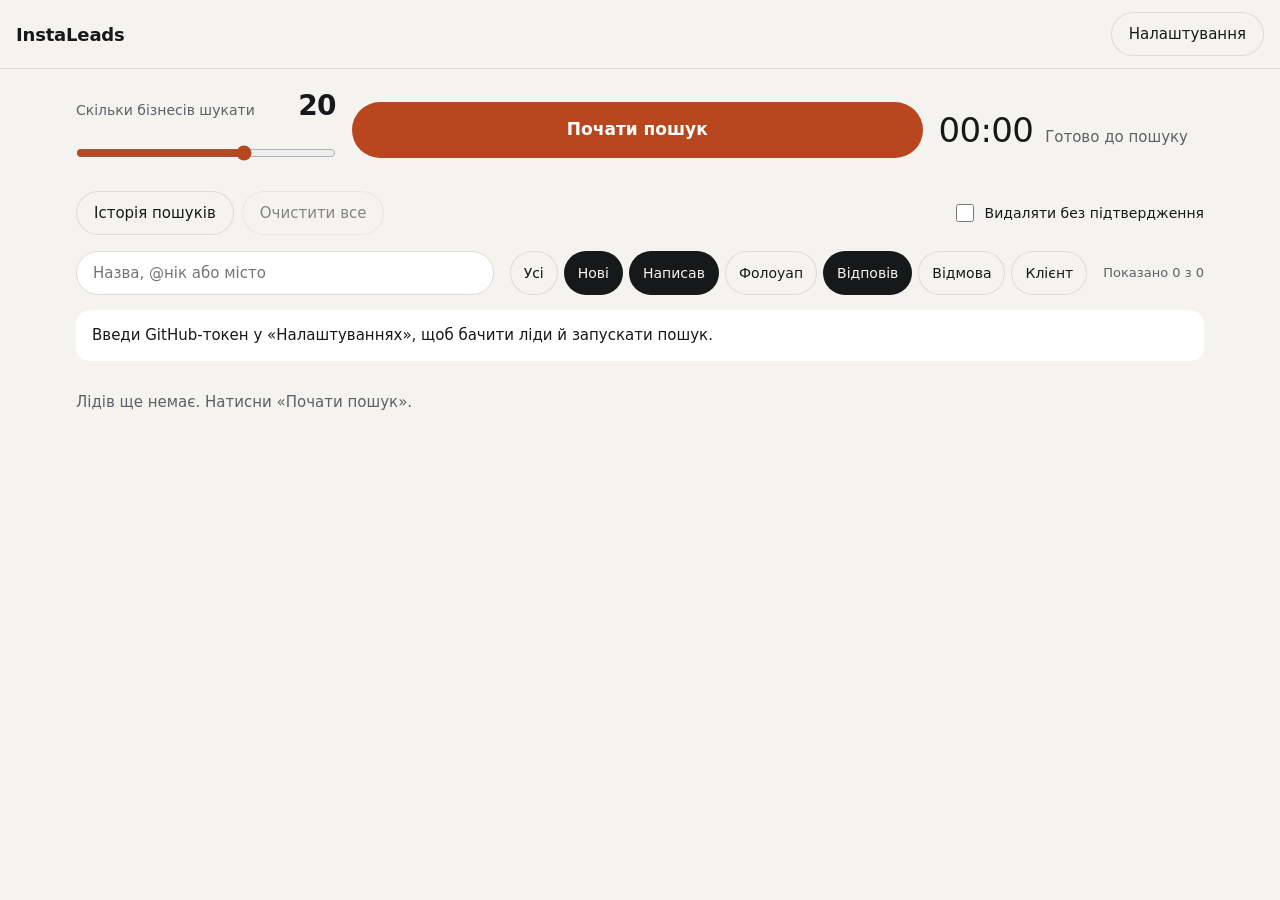
<file: index.html>
<!doctype html>
<html lang="uk">
<head>
<meta charset="utf-8">
<meta name="viewport" content="width=device-width, initial-scale=1, viewport-fit=cover">
<meta name="robots" content="noindex, nofollow">
<meta name="theme-color" content="#111214">
<title>InstaLeads</title>
<link rel="icon" href="data:image/svg+xml,%3Csvg xmlns='http://www.w3.org/2000/svg' viewBox='0 0 64 64'%3E%3Crect width='64' height='64' rx='14' fill='%23d9603b'/%3E%3Ctext x='32' y='44' font-size='34' text-anchor='middle' fill='white' font-family='sans-serif'%3EL%3C/text%3E%3C/svg%3E">
<link rel="stylesheet" href="styles.css?v=6">
</head>
<body>
<header class="bar">
  <h1 class="brand">InstaLeads</h1>
  <button class="ghost" id="btn-settings" type="button" aria-haspopup="dialog">Налаштування</button>
</header>

<main class="wrap">
  <section class="control" aria-label="Пошук">
    <div class="count">
      <label for="count" class="count-label">Скільки бізнесів шукати <output id="count-out" for="count">20</output></label>
      <input type="range" id="count" min="1" max="30" step="1" value="20">
    </div>
    <button class="primary big" id="btn-parse" type="button">Почати пошук</button>
    <div class="timer">
      <span id="timer">00:00</span>
      <span id="run-status" class="muted" aria-live="polite">Готово до пошуку</span>
    </div>
    <div class="progress" id="progress" role="progressbar" aria-label="Прогрес пошуку"
         aria-valuemin="0" aria-valuemax="100" aria-valuenow="0" hidden>
      <svg class="ring" viewBox="0 0 120 120" aria-hidden="true">
        <circle class="ring-bg" cx="60" cy="60" r="52"/>
        <circle class="ring-fg" id="ring-fg" cx="60" cy="60" r="52"/>
      </svg>
      <span class="ring-pct" id="ring-pct">0%</span>
      <span class="small muted ring-label" id="ring-label"></span>
    </div>
    <p class="muted small" id="last-run"></p>
  </section>

  <section class="actions" aria-label="Дії">
    <button class="ghost" id="btn-history" type="button" aria-haspopup="dialog">Історія пошуків</button>
    <button class="ghost" id="btn-clear" type="button" aria-haspopup="dialog">Очистити все</button>
    <label class="switch push"><input type="checkbox" id="no-confirm"> Видаляти без підтвердження</label>
  </section>

  <section class="insight" id="insight" aria-label="Висновки тижня" hidden></section>

  <section class="tools" aria-label="Пошук і фільтри">
    <input type="search" id="q" class="search" placeholder="Назва, @нік або місто" aria-label="Пошук за назвою, ніком або містом" autocomplete="off" spellcheck="false">
    <div class="filters" role="group" aria-label="Фільтр за статусом">
      <button type="button" class="fchip" data-f="all">Усі</button>
      <button type="button" class="fchip" data-f="new" aria-pressed="false">Нові</button>
      <button type="button" class="fchip" data-f="wrote" aria-pressed="false">Написав</button>
      <button type="button" class="fchip" data-f="followup" aria-pressed="false">Фолоуап</button>
      <button type="button" class="fchip" data-f="replied" aria-pressed="false">Відповів</button>
      <button type="button" class="fchip" data-f="refused" aria-pressed="false">Відмова</button>
      <button type="button" class="fchip" data-f="client" aria-pressed="false">Клієнт</button>
    </div>
    <span class="muted small" id="counter" aria-live="polite"></span>
  </section>

  <p class="notice" id="notice" hidden></p>
  <div class="grid" id="grid"></div>
  <section class="stats" id="stats" hidden></section>
  <section class="stats" id="when" aria-label="Коли писати" hidden></section>
</main>

<footer class="foot muted small" id="alltime" hidden></footer>

<div class="sendbar" id="sendbar" hidden>
  <span id="send-count"></span>
  <button class="primary" id="btn-send-open" type="button">Надіслати обрані</button>
</div>

<dialog id="dlg-lead" class="sheet" aria-labelledby="lead-title">
  <div class="sheet-head">
    <h2 id="lead-title"></h2>
    <button class="icon" type="button" data-close aria-label="Закрити">
      <svg viewBox="0 0 24 24" aria-hidden="true"><path d="M18 6 6 18M6 6l12 12"/></svg>
    </button>
  </div>
  <div id="lead-body"></div>
</dialog>

<dialog id="dlg-settings" class="sheet small-sheet" aria-labelledby="set-title">
  <div class="sheet-head">
    <h2 id="set-title">Налаштування</h2>
    <button class="icon" type="button" data-close aria-label="Закрити">
      <svg viewBox="0 0 24 24" aria-hidden="true"><path d="M18 6 6 18M6 6l12 12"/></svg>
    </button>
  </div>
  <form id="form-settings" method="dialog">
    <label for="token">GitHub токен (fine-grained, тільки репо instaleads: Actions і Contents на запис)</label>
    <input id="token" type="password" autocomplete="off" spellcheck="false" placeholder="github_pat_…">
    <p class="muted small">Токен зберігається тільки в цьому браузері. На кожному пристрої вводиться окремо.</p>
    <div class="row">
      <button class="primary" type="submit">Зберегти</button>
      <button class="ghost" type="button" id="btn-logout">Видалити токен</button>
    </div>
  </form>
</dialog>

<dialog id="dlg-send" class="sheet" aria-labelledby="send-title">
  <div class="sheet-head">
    <h2 id="send-title">Надіслати листи</h2>
    <button class="icon" type="button" data-close aria-label="Закрити">
      <svg viewBox="0 0 24 24" aria-hidden="true"><path d="M18 6 6 18M6 6l12 12"/></svg>
    </button>
  </div>
  <p id="send-limit" class="muted"></p>
  <ol id="send-list" class="send-list"></ol>
  <div class="row">
    <button class="primary" id="btn-send-go" type="button">Так, надіслати</button>
    <button class="ghost" type="button" data-close>Скасувати</button>
  </div>
</dialog>

<dialog id="dlg-confirm" class="sheet small-sheet" aria-labelledby="confirm-title">
  <div class="sheet-head">
    <h2 id="confirm-title"></h2>
  </div>
  <p id="confirm-text"></p>
  <div class="row">
    <button class="primary" id="btn-confirm-ok" type="button"></button>
    <button class="ghost" type="button" data-close autofocus>Скасувати</button>
  </div>
</dialog>

<dialog id="dlg-history" class="sheet" aria-labelledby="hist-title">
  <div class="sheet-head">
    <h2 id="hist-title">Історія пошуків</h2>
    <button class="icon" type="button" data-close aria-label="Закрити">
      <svg viewBox="0 0 24 24" aria-hidden="true"><path d="M18 6 6 18M6 6l12 12"/></svg>
    </button>
  </div>
  <div class="table-scroll" id="hist-body"></div>
  <p class="muted small">Без сайту: скільки бізнесів без сайту знайдено на Google Maps і перевірено далі. Відповіли: «Відповів» або «Клієнт», і серед уже прибраних з панелі теж.</p>
</dialog>

<div class="toast" id="toast" role="status" hidden><span id="toast-text"></span><button type="button" id="toast-act" hidden></button></div>
<script src="script.js?v=6"></script>
</body>
</html>
</file>
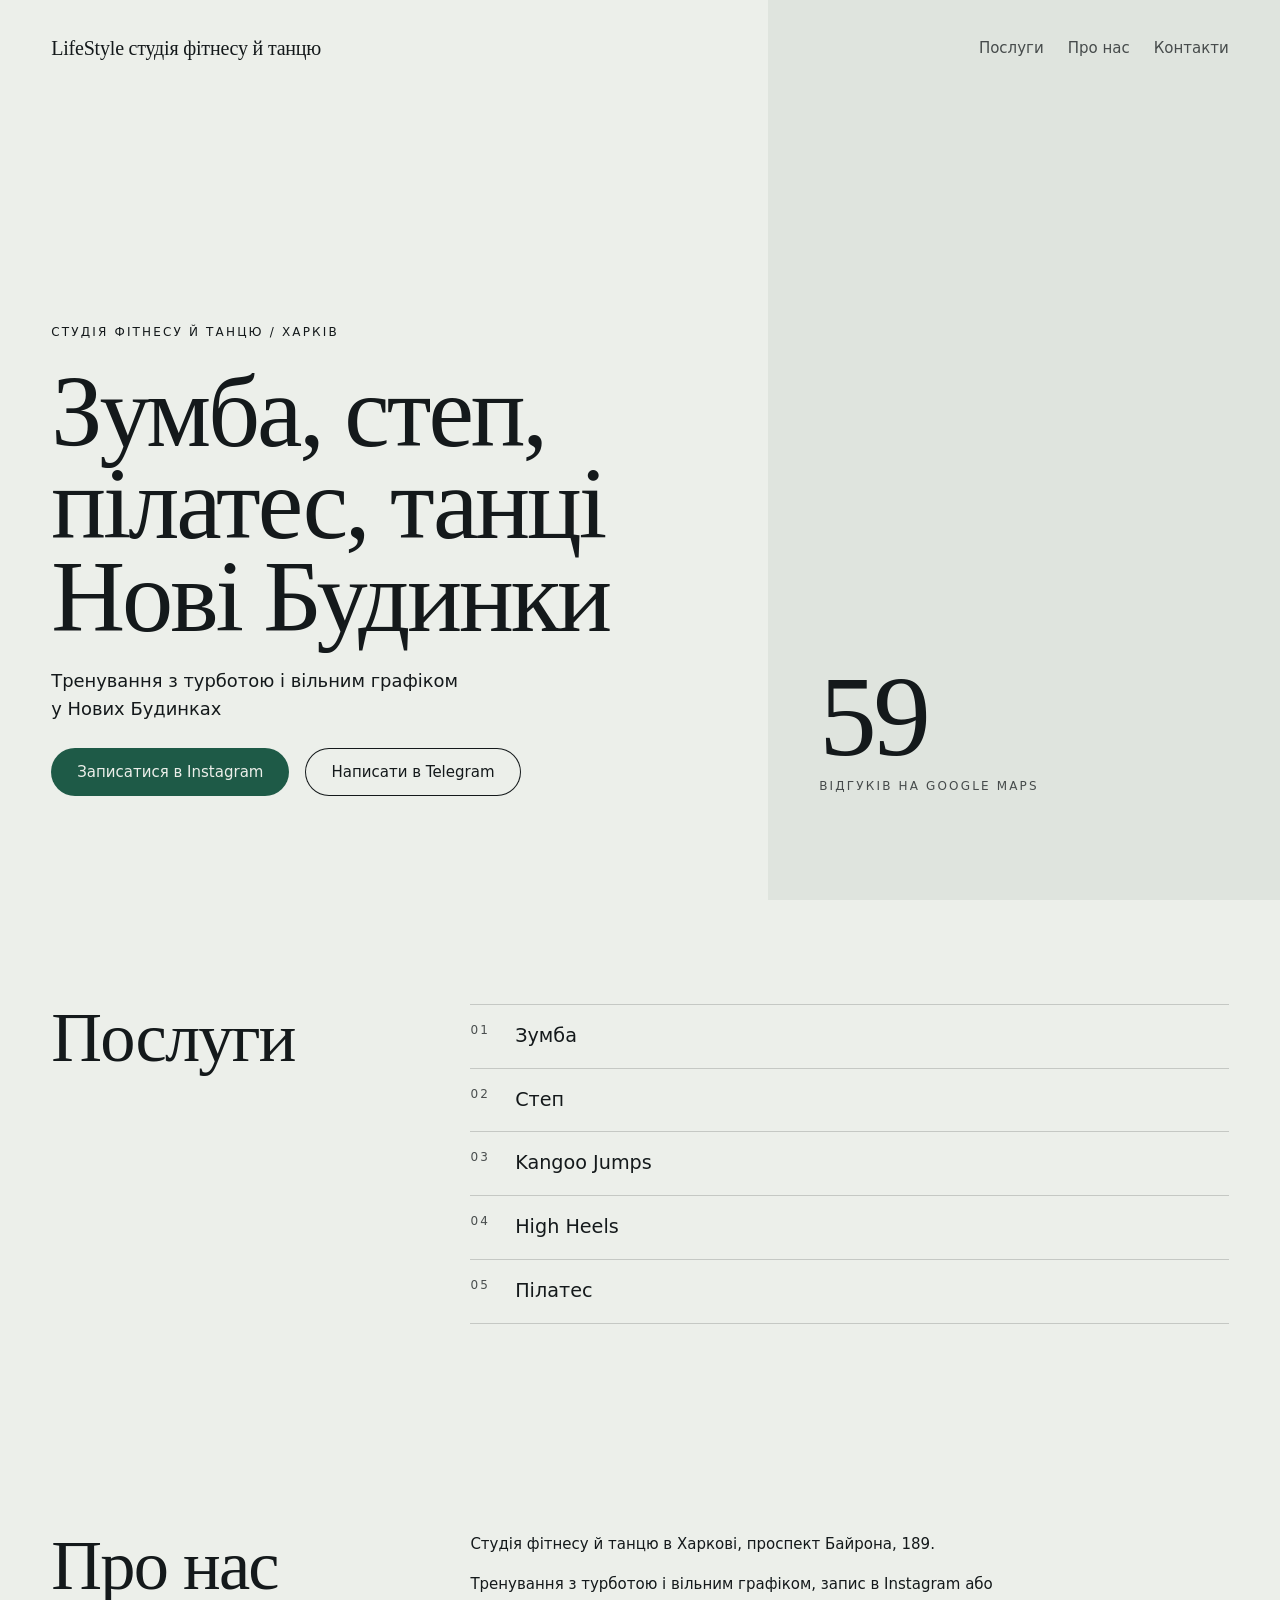
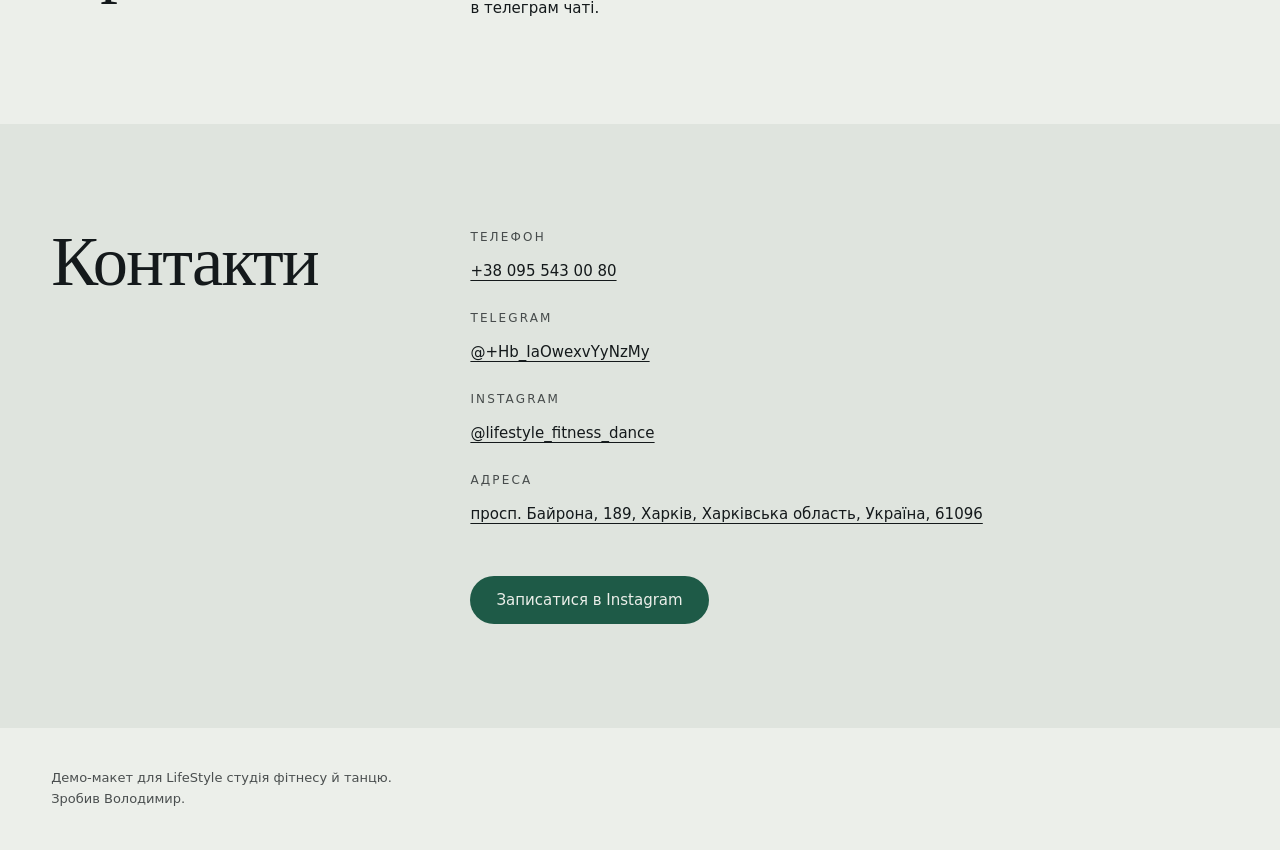
<file: m/lifestyle-studiya-fitnesu-i-tantsyu-kharkiv/index.html>
<!doctype html>
<html lang="uk">
<head>
<meta charset="utf-8">
<meta name="viewport" content="width=device-width, initial-scale=1">
<title>LifeStyle студія фітнесу й танцю: студія фітнесу й танцю, Харків</title>
<meta name="description" content="Студія фітнесу й танцю в Харкові: зумба, степ, Kangoo Jumps, High Heels, пілатес. Запис в Instagram.">
<meta name="robots" content="noindex, nofollow">
<meta http-equiv="Content-Security-Policy" content="default-src 'none'; script-src 'none'; style-src 'self' https://fonts.googleapis.com; font-src https://fonts.gstatic.com; img-src data:; base-uri 'none'; form-action 'none'">
<meta name="referrer" content="no-referrer">
<meta property="og:type" content="website">
<meta property="og:locale" content="uk_UA">
<meta property="og:title" content="LifeStyle студія фітнесу й танцю: студія фітнесу й танцю, Харків">
<meta property="og:description" content="Студія фітнесу й танцю в Харкові: зумба, степ, Kangoo Jumps, High Heels, пілатес. Запис в Instagram.">
<meta property="og:url" content="https://stailer42.github.io/instaleads-site/m/lifestyle-studiya-fitnesu-i-tantsyu-kharkiv/">
<link rel="canonical" href="https://stailer42.github.io/instaleads-site/m/lifestyle-studiya-fitnesu-i-tantsyu-kharkiv/">
<link rel="icon" href="data:image/svg+xml,%3Csvg xmlns='http://www.w3.org/2000/svg' viewBox='0 0 64 64'%3E %3Crect width='64' height='64' fill='%231E5A47'/%3E%3Ctext x='32' y='44' font-size='36' text-anchor='middle' fill='%23ECEFEA' font-family='serif'%3EL%3C/text%3E%3C/svg%3E">
<link rel="preconnect" href="https://fonts.googleapis.com">
<link rel="preconnect" href="https://fonts.gstatic.com" crossorigin>
<link rel="stylesheet" href="https://fonts.googleapis.com/css2?family=Wix+Madefor+Display:wght@500&family=Wix+Madefor+Text:wght@400&display=swap">
<link rel="stylesheet" href="../base.css">
<link rel="stylesheet" href="tokens.css">
<script type="application/ld+json">{"@context": "https://schema.org", "@type": "LocalBusiness", "name": "LifeStyle студія фітнесу й танцю", "address": "просп. Байрона, 189, Харків, Харківська область, Україна, 61096", "telephone": "+380955430080", "sameAs": ["https://www.instagram.com/lifestyle_fitness_dance/", "https://t.me/+Hb_IaOwexvYyNzMy"]}</script>
</head>
<body>
<header class="top">
  <a class="logo enter d-logo" href="#">LifeStyle студія фітнесу й&nbsp;танцю</a>
  <nav class="enter d-nav" aria-label="Розділи">
    <a href="#services">Послуги</a>
    <a href="#about">Про нас</a>
    <a href="#contacts">Контакти</a>
  </nav>
</header>
<main>
  <section class="hero">
    <div class="hero-text">
      <p class="label enter d-sub">Студія фітнесу й&nbsp;танцю / Харків</p>
      <h1 class="enter d-h1">Зумба, степ,<br>пілатес, танці<br>Нові Будинки</h1>
      <p class="lead enter d-sub">Тренування з&nbsp;турботою і&nbsp;вільним графіком у&nbsp;Нових Будинках</p>
      <div class="ctas enter d-cta"><a class="btn btn-solid" href="https://www.instagram.com/lifestyle_fitness_dance/" target="_blank" rel="noopener"><span>Записатися в&nbsp;Instagram</span></a><a class="btn btn-line" href="https://t.me/+Hb_IaOwexvYyNzMy" target="_blank" rel="noopener"><span>Написати в&nbsp;Telegram</span></a></div>
    </div>
    <aside class="hero-anchor" aria-label="Коротко"><p class="anchor-number">59</p><p class="label">відгуків на&nbsp;Google Maps</p></aside>
  </section>
  <section id="services" class="block">
    <h2>Послуги</h2>
    <ol class="svc"><li><span class="num">01</span><span class="name">Зумба</span></li><li><span class="num">02</span><span class="name">Степ</span></li><li><span class="num">03</span><span class="name">Kangoo Jumps</span></li><li><span class="num">04</span><span class="name">High Heels</span></li><li><span class="num">05</span><span class="name">Пілатес</span></li></ol>
  </section>
  <section id="about" class="block">
    <h2>Про нас</h2>
    <div class="about-text"><p>Студія фітнесу й&nbsp;танцю в&nbsp;Харкові, проспект Байрона, 189.</p><p>Тренування з&nbsp;турботою і&nbsp;вільним графіком, запис в&nbsp;Instagram або в&nbsp;телеграм чаті.</p></div>
  </section>
  <section id="contacts" class="block contacts">
    <h2>Контакти</h2>
    <div>
      <ul class="contact-list"><li><span class="label">Телефон</span><a href="tel:+380955430080">+38 095 543 00 80</a></li><li><span class="label">Telegram</span><a href="https://t.me/+Hb_IaOwexvYyNzMy" target="_blank" rel="noopener">@+Hb_IaOwexvYyNzMy</a></li><li><span class="label">Instagram</span><a href="https://www.instagram.com/lifestyle_fitness_dance/" target="_blank" rel="noopener">@lifestyle_fitness_dance</a></li><li><span class="label">Адреса</span><a href="https://www.google.com/maps/search/?api=1&amp;query=LifeStyle%20%D1%81%D1%82%D1%83%D0%B4%D0%B8%D1%8F%20%D1%84%D0%B8%D1%82%D0%BD%D0%B5%D1%81%D0%B0%20%D0%B8%20%D1%82%D0%B0%D0%BD%D1%86%D0%B0&amp;query_place_id=ChIJxe7u3LwLJ0ERNFuNX74cR_w" target="_blank" rel="noopener">просп. Байрона, 189, Харків, Харківська область, Україна, 61096</a></li></ul>
      <div class="ctas"><a class="btn btn-solid" href="https://www.instagram.com/lifestyle_fitness_dance/" target="_blank" rel="noopener"><span>Записатися в&nbsp;Instagram</span></a></div>
    </div>
  </section>
</main>
<footer><p>Демо-макет для LifeStyle студія фітнесу й&nbsp;танцю. Зробив Володимир.</p></footer>
</body>
</html>
</file>
<file: styles.css>
:root {
  --bg: #f4f3f0;
  --card: #ffffff;
  --text: #17181a;
  --muted: #5d6066;
  --line: #dddbd6;
  --accent: #b8471f;
  --on-accent: #ffffff;
  --hot: #b8471f;
  --warm: #9a5b00;
  --ok: #2d6a4f;
  --cool: #5d6066;
  --hl: #fff2c9;
  --radius: 14px;
  --ease: cubic-bezier(.22, 1, .36, 1);
  color-scheme: light;
}
@media (prefers-color-scheme: dark) {
  :root:not([data-theme="light"]) {
    --bg: #111214; --card: #1b1c1f; --text: #ecebe8; --muted: #a3a5aa; --line: #2e3034;
    --accent: #e0774f; --on-accent: #111214; --hot: #ef8a62; --warm: #e0b04f; --ok: #6cc4a1; --cool: #a3a5aa;
    --hl: #3a3218; color-scheme: dark;
  }
}
:root[data-theme="dark"] {
  --bg: #111214; --card: #1b1c1f; --text: #ecebe8; --muted: #a3a5aa; --line: #2e3034;
  --accent: #e0774f; --on-accent: #111214; --hot: #ef8a62; --warm: #e0b04f; --ok: #6cc4a1; --cool: #a3a5aa;
  --hl: #3a3218; color-scheme: dark;
}

* { box-sizing: border-box; }
[hidden] { display: none !important; }
html { -webkit-text-size-adjust: 100%; }
body {
  margin: 0; background: var(--bg); color: var(--text);
  font: 15px/1.5 system-ui, -apple-system, "Segoe UI", Roboto, sans-serif;
  padding-bottom: 96px;
}
button, input { font: inherit; color: inherit; }
:focus-visible { outline: 2px solid var(--accent); outline-offset: 2px; }
.muted { color: var(--muted); }
.small { font-size: 13px; }
svg { width: 20px; height: 20px; fill: none; stroke: currentColor; stroke-width: 2; stroke-linecap: round; stroke-linejoin: round; flex: none; }

.bar {
  display: flex; justify-content: space-between; align-items: center;
  padding: 12px 16px; position: sticky; top: 0; z-index: 5;
  background: var(--bg); border-bottom: 1px solid var(--line);
}
.brand { font-size: 18px; margin: 0; letter-spacing: -.01em; }
.wrap { max-width: 1160px; margin: 0 auto; padding: 16px; }

button { cursor: pointer; border: 0; background: none; min-height: 44px; border-radius: 999px; padding: 0 18px; }
.primary { background: var(--accent); color: var(--on-accent); font-weight: 600; }
.primary:disabled { opacity: .5; cursor: progress; }
.ghost { box-shadow: inset 0 0 0 1px var(--line); }
.big { width: 100%; min-height: 56px; font-size: 17px; }
.icon { width: 44px; padding: 0; display: inline-grid; place-items: center; }
.row { display: flex; flex-wrap: wrap; gap: 8px; margin-top: 12px; }

.control { display: grid; gap: 12px; margin-bottom: 16px; }
.count { display: grid; gap: 4px; }
.count-label { display: flex; justify-content: space-between; align-items: baseline; gap: 12px; font-size: 14px; color: var(--muted); }
#count-out { font-size: 28px; font-weight: 700; color: var(--text); font-variant-numeric: tabular-nums; letter-spacing: -.02em; }
#count { width: 100%; height: 44px; margin: 0; accent-color: var(--accent); cursor: pointer; }
.timer { display: flex; align-items: baseline; gap: 12px; justify-content: center; }
#timer { font-size: 34px; font-variant-numeric: tabular-nums; letter-spacing: -.02em; }

.progress { display: grid; justify-items: center; gap: 4px; position: relative; }
.progress svg.ring { width: 120px; height: 120px; transform: rotate(-90deg); }
.ring circle { fill: none; stroke-width: 10; }
.ring-bg { stroke: var(--line); }
.ring-fg {
  stroke: var(--accent); stroke-linecap: round;
  stroke-dasharray: 326.73; stroke-dashoffset: 326.73; transition: stroke-dashoffset 900ms var(--ease);
}
.ring-pct {
  position: absolute; top: 0; height: 120px; display: grid; place-items: center;
  font-size: 26px; font-weight: 700; font-variant-numeric: tabular-nums; letter-spacing: -.02em;
}
.ring-label { text-align: center; min-height: 1.5em; }
#last-run { margin: 0; }
#last-run:empty { display: none; }
@media (min-width: 760px) {
  .control { grid-template-columns: 260px 1fr auto auto; align-items: center; gap: 16px; }
  .big { width: auto; }
  #last-run { grid-column: 1 / -1; }
}

.actions { display: flex; flex-wrap: wrap; gap: 8px; align-items: center; margin: 0 0 16px; }
.actions .push { margin-left: auto; font-size: 14px; }
button:disabled { opacity: .5; cursor: not-allowed; }

.insight { background: var(--card); border-radius: var(--radius); padding: 14px 16px; margin: 0 0 16px; }
.insight h2 { font-size: 17px; margin: 0 0 6px; }
.insight h3 { font-size: 13px; text-transform: uppercase; letter-spacing: .12em; color: var(--muted); margin: 14px 0 6px; }
.insight p { margin: 0 0 8px; max-width: 70ch; }
.findings, .rules { margin: 0; padding-left: 20px; display: grid; gap: 6px; max-width: 70ch; }
.insight > p.small { margin: 0; }

.tools { display: flex; flex-wrap: wrap; gap: 8px 16px; align-items: center; margin: 8px 0 12px; }
.search {
  flex: 1 1 260px; min-height: 44px; padding: 0 16px; border-radius: 999px;
  border: 1px solid var(--line); background: var(--card); font: inherit; color: inherit;
}
.filters { display: flex; flex-wrap: wrap; gap: 6px; }
.fchip { min-height: 44px; padding: 0 14px; font-size: 14px; box-shadow: inset 0 0 0 1px var(--line); }
.fchip[aria-pressed="true"] { background: var(--text); color: var(--bg); box-shadow: none; }
.switch { display: inline-flex; gap: 8px; align-items: center; min-height: 44px; }
.switch input { width: 18px; height: 18px; accent-color: var(--accent); }
.notice { background: var(--card); border-radius: var(--radius); padding: 14px 16px; }

.grid { display: grid; gap: 10px; grid-template-columns: 1fr; }
@media (min-width: 640px) { .grid { grid-template-columns: repeat(2, 1fr); } }
@media (min-width: 1000px) { .grid { grid-template-columns: repeat(3, 1fr); } }

.card {
  position: relative; background: var(--card); border-radius: var(--radius);
  padding: 14px 14px 12px; display: grid; gap: 8px; text-align: left;
  min-height: 0; transition: transform 300ms var(--ease);
}
.card:hover { transform: translateY(-2px); }
.card.followup { background: var(--hl); }
.card.closed { opacity: .6; }
.card-open { position: absolute; inset: 0; border-radius: var(--radius); padding: 0; }
.card-top { display: flex; gap: 10px; align-items: flex-start; justify-content: space-between; }
.card h3 { margin: 0; font-size: 16px; line-height: 1.25; }
.handle { font-size: 13px; color: var(--muted); word-break: break-all; }
.score { font-size: 22px; font-weight: 700; font-variant-numeric: tabular-nums; line-height: 1; text-align: right; }
.score small { display: block; font-size: 11px; font-weight: 500; color: var(--muted); margin-top: 4px; }
.t-гарячий { color: var(--hot); } .t-теплий { color: var(--warm); } .t-звичайний { color: var(--ok); }
.t-слабкий, .t-холодний { color: var(--cool); }
.chips { display: flex; flex-wrap: wrap; gap: 6px; align-items: center; }
.chip { font-size: 12px; padding: 3px 9px; border-radius: 999px; box-shadow: inset 0 0 0 1px var(--line); }
.chip.new { background: var(--accent); color: var(--on-accent); box-shadow: none; }
.chip.st { background: var(--text); color: var(--bg); box-shadow: none; }
.channels { display: flex; gap: 10px; color: var(--muted); }
.card-foot { display: flex; justify-content: space-between; align-items: center; gap: 8px; margin: -4px -6px -6px 0; }
.card-del {
  position: relative; z-index: 1; width: 44px; height: 44px; padding: 0; display: grid; place-items: center;
  color: var(--muted); transition: transform 300ms var(--ease);
}
.card-del svg { width: 16px; height: 16px; }
.card-del:hover { color: var(--hot); transform: rotate(90deg); }
.pick { position: relative; z-index: 1; display: inline-flex; gap: 6px; align-items: center; min-height: 44px; font-size: 13px; }
.pick input { width: 18px; height: 18px; accent-color: var(--accent); }

dialog.sheet {
  border: 0; padding: 0 16px 24px; margin: auto 0 0; width: 100%; max-width: 100%;
  max-height: 92svh; overflow: auto; border-radius: 20px 20px 0 0;
  background: var(--card); color: var(--text);
}
dialog.sheet::backdrop { background: rgba(0, 0, 0, .45); }
@media (min-width: 760px) {
  dialog.sheet { margin: auto; max-width: 720px; border-radius: 20px; }
  dialog.small-sheet { max-width: 480px; }
}
.sheet-head {
  position: sticky; top: 0; background: var(--card); z-index: 1;
  display: flex; justify-content: space-between; align-items: center; gap: 8px; padding: 14px 0 8px;
}
.sheet-head h2 { margin: 0; font-size: 20px; line-height: 1.25; }
.sheet h4 { margin: 18px 0 6px; font-size: 13px; text-transform: uppercase; letter-spacing: .12em; color: var(--muted); }
.kv { display: grid; grid-template-columns: auto 1fr; gap: 4px 12px; margin: 0; }
.kv dt { color: var(--muted); }
.kv dd { margin: 0; word-break: break-word; }
.msg { font: inherit; white-space: pre-wrap; background: var(--bg); border-radius: 12px; padding: 12px; margin: 0; }
.links { display: flex; flex-wrap: wrap; gap: 8px; }
.links a, .linkbtn {
  display: inline-flex; gap: 8px; align-items: center; min-height: 44px; padding: 0 14px;
  border-radius: 999px; box-shadow: inset 0 0 0 1px var(--line); text-decoration: none; color: inherit;
}
.signals { margin: 0; padding-left: 18px; }
.signals q { color: var(--muted); }
table.bd { width: 100%; border-collapse: collapse; font-size: 13px; }
table.bd td { padding: 5px 4px; border-bottom: 1px solid var(--line); vertical-align: top; }
table.bd td.pts { text-align: right; font-variant-numeric: tabular-nums; white-space: nowrap; }
.status-row { display: flex; flex-wrap: wrap; gap: 8px; }
.status-row button[aria-pressed="true"] { background: var(--text); color: var(--bg); }
.warn { color: var(--hot); }

label[for="token"] { display: block; margin: 8px 0 6px; }
label[for="st-note"] { display: block; margin-bottom: 6px; }
.note {
  width: 100%; min-height: 64px; padding: 10px 12px; margin-bottom: 10px; border-radius: 12px;
  border: 1px solid var(--line); background: var(--bg); font: inherit; color: inherit; resize: vertical;
}
.table-scroll { overflow-x: auto; }
table.hist { min-width: 560px; }
table.hist thead td { color: var(--muted); }
table.hist tfoot td { font-weight: 600; border-bottom: 0; }
.foot { max-width: 1160px; margin: 8px auto 0; padding: 16px; border-top: 1px solid var(--line); }
#token { width: 100%; min-height: 44px; padding: 0 12px; border-radius: 10px; border: 1px solid var(--line); background: var(--bg); }

.sendbar {
  position: fixed; left: 0; right: 0; bottom: 0; z-index: 6;
  display: flex; justify-content: space-between; align-items: center; gap: 12px;
  padding: 12px 16px calc(12px + env(safe-area-inset-bottom)); background: var(--card);
  border-top: 1px solid var(--line);
}
.send-list { padding-left: 20px; display: grid; gap: 10px; }
.send-list small { display: block; color: var(--muted); }

.stats { margin-top: 24px; }
.when-grid { display: grid; gap: 16px; }
@media (min-width: 720px) { .when-grid { grid-template-columns: 1fr 1fr; align-items: start; } }
.st-log { list-style: none; padding: 0; margin: 8px 0 0; display: grid; gap: 2px; }
.toast {
  position: fixed; left: 50%; bottom: 88px; transform: translateX(-50%); z-index: 10;
  background: var(--text); color: var(--bg); padding: 10px 16px; border-radius: 999px; font-size: 14px;
  max-width: calc(100% - 32px); display: flex; align-items: center; gap: 12px;
}
#toast-act { min-height: 36px; padding: 0 14px; color: var(--bg); box-shadow: inset 0 0 0 1px currentColor; font-weight: 600; }
@media (prefers-reduced-motion: reduce) {
  .card, .ring-fg, .card-del { transition: none; }
  .card:hover, .card-del:hover { transform: none; }
}

.var-count { align-self: center; margin-left: auto; }
</file>
<file: m/base.css>
/* InstaLeads: спільна база для демо-макетів (профіль §12-A, hero схема C, type-led без фото).
   Токени кольорів і шрифтів кожного макета лежать у його tokens.css. */

*, *::before, *::after { box-sizing: border-box; }
html { -webkit-text-size-adjust: 100%; scroll-behavior: smooth; }
body {
  margin: 0;
  background: var(--bg);
  color: var(--text);
  font-family: var(--font-text), system-ui, sans-serif;
  font-size: clamp(15px, 1.1vw, 18px);
  line-height: 1.6;
  overflow-x: hidden;
}
:root {
  --ease: cubic-bezier(.22, 1, .36, 1);
  --gutter: clamp(16px, 4vw, 56px);
  --s1: 8px; --s2: 16px; --s3: 24px; --s4: 40px; --s5: 64px; --s6: 104px;
  --radius: 999px;
}
a { color: inherit; }
:focus-visible { outline: 2px solid var(--accent); outline-offset: 3px; }
h1, h2 { font-family: var(--font-display), serif; font-weight: var(--display-weight); margin: 0; text-wrap: balance; hyphens: none; }
h1 { font-size: clamp(2.6rem, 8vw, 9rem); line-height: .9; letter-spacing: -.03em; }
h2 { font-size: clamp(2rem, 5.5vw, 5rem); line-height: .95; letter-spacing: -.025em; }
p { margin: 0; max-width: 56ch; text-wrap: pretty; }
.label { font-size: 12px; text-transform: uppercase; letter-spacing: .18em; opacity: .75; margin: 0; }
.muted { opacity: .75; }

/* ---------- header */
.top {
  position: absolute; inset: 0 0 auto 0; z-index: 2;
  display: flex; justify-content: space-between; align-items: center; gap: var(--s2);
  padding: var(--s3) var(--gutter);
}
.logo { font-family: var(--font-display), serif; font-size: 20px; text-decoration: none; letter-spacing: -.01em; }
.top nav { display: flex; gap: var(--s3); }
.top nav a { text-decoration: none; font-size: 14px; opacity: .75; padding: 12px 0; }
.top nav a:hover { opacity: 1; }

/* ---------- hero, схема C: 60/40, текст у нижній третині ліворуч, якір праворуч до краю */
.hero {
  min-height: 100svh;
  display: grid;
  grid-template-rows: auto 1fr;
}
.hero-anchor {
  background: var(--surface);
  padding: calc(var(--s6) + var(--s1)) var(--gutter) var(--s3);
  display: flex; flex-direction: column; justify-content: flex-end; gap: var(--s1);
}
.hero-text {
  display: flex; flex-direction: column; justify-content: flex-end; gap: var(--s3);
  padding: var(--s4) var(--gutter) var(--s5);
}
.hero .lead { font-size: clamp(16px, 1.4vw, 21px); opacity: .75; max-width: 40ch; }
.ctas { display: flex; flex-wrap: wrap; gap: var(--s2); align-items: center; }

.anchor-number { font-family: var(--font-display), serif; font-size: clamp(3.2rem, 9vw, 8rem); line-height: .9; letter-spacing: -.03em; }
.anchor-list { list-style: none; margin: 0; padding: 0; display: grid; gap: 6px; }
.anchor-list li { display: flex; gap: var(--s2); align-items: baseline; font-size: clamp(16px, 1.6vw, 22px); }
.anchor-list .num, .svc .num { font-size: 12px; letter-spacing: .18em; opacity: .75; min-width: 2.4em; }

@media (min-width: 900px) {
  .hero { grid-template-columns: 60fr 40fr; grid-template-rows: 1fr; }
  .hero-text { grid-column: 1; grid-row: 1; padding-top: var(--s6); padding-bottom: var(--s6); }
  .hero-anchor { grid-column: 2; grid-row: 1; padding: var(--s6) var(--gutter); }
  .top nav a { font-size: 15px; }
}
@media (max-width: 899px) {
  .hero-anchor { grid-row: 1; padding-top: 88px; max-height: 34svh; overflow: hidden; }
  .hero-text { grid-row: 2; }
  .anchor-list li:nth-child(n+4) { display: none; }
  .top nav { gap: var(--s2); }
  .top nav a:not(:last-child) { display: none; }
}

/* ---------- кнопки: суцільна пілюля / прозора з волосяною лінією; заливка-шар зліва */
.btn {
  position: relative; isolation: isolate; overflow: hidden;
  display: inline-flex; align-items: center; justify-content: center;
  min-height: 48px; padding: 0 26px; border-radius: var(--radius);
  font-size: 15px; text-decoration: none; white-space: nowrap;
  transition: color 320ms var(--ease);
}
.btn::before {
  content: ""; position: absolute; inset: 0; z-index: -1;
  transform: scaleX(0); transform-origin: left;
  transition: transform 500ms var(--ease);
}
.btn:hover::before, .btn:focus-visible::before { transform: scaleX(1); }
.btn-solid { background: var(--accent); color: var(--on-accent); }
.btn-solid::before { background: var(--text); }
.btn-solid:hover, .btn-solid:focus-visible { color: var(--bg); }
.btn-line { box-shadow: inset 0 0 0 1px currentColor; color: var(--text); }
.btn-line::before { background: var(--accent); }
.btn-line:hover, .btn-line:focus-visible { color: var(--on-accent); }

/* ---------- секції */
section.block { padding: var(--s6) var(--gutter); display: grid; gap: var(--s4); }
@media (min-width: 900px) { section.block { grid-template-columns: 4fr 8fr; align-items: start; } }
.svc { list-style: none; margin: 0; padding: 0; border-top: 1px solid var(--hair); }
.svc li { display: grid; grid-template-columns: auto 1fr; gap: 4px var(--s2); padding: var(--s2) 0; border-bottom: 1px solid var(--hair); }
.svc .name { font-size: clamp(17px, 1.5vw, 22px); }
.svc .note { grid-column: 2; font-size: 14px; opacity: .75; }
.about-text { display: grid; gap: var(--s2); }
.contacts { background: var(--surface); }
.contact-list { list-style: none; margin: 0 0 var(--s4); padding: 0; display: grid; gap: var(--s2); }
.contact-list a { display: inline-flex; min-height: 44px; align-items: center; text-underline-offset: 4px; }
.contact-list .label { display: block; margin-bottom: 2px; }
footer { padding: var(--s4) var(--gutter); font-size: 13px; opacity: .75; }

/* ---------- вхідна анімація hero */
@keyframes rise { from { opacity: 0; transform: translateY(28px); filter: blur(14px); } to { opacity: 1; transform: none; filter: none; } }
.enter { animation: rise 900ms var(--ease) both; }
.d-logo { animation-delay: 300ms; } .d-nav { animation-delay: 420ms; }
.d-h1 { animation-delay: 900ms; } .d-sub { animation-delay: 1040ms; } .d-cta { animation-delay: 1200ms; }
@media (prefers-reduced-motion: reduce) {
  .enter { animation: none; }
  .btn, .btn::before { transition: none; }
  html { scroll-behavior: auto; }
}
</file>
<file: m/lifestyle-studiya-fitnesu-i-tantsyu-kharkiv/tokens.css>
:root {
  --bg: #ECEFEA;
  --surface: #DFE4DE;
  --text: #14191B;
  --accent: #1E5A47;
  --on-accent: #ECEFEA;
  --hair: rgba(20,25,27,.18);
  --font-display: 'Wix Madefor Display';
  --font-text: 'Wix Madefor Text';
  --display-weight: 500;
}
</file>
